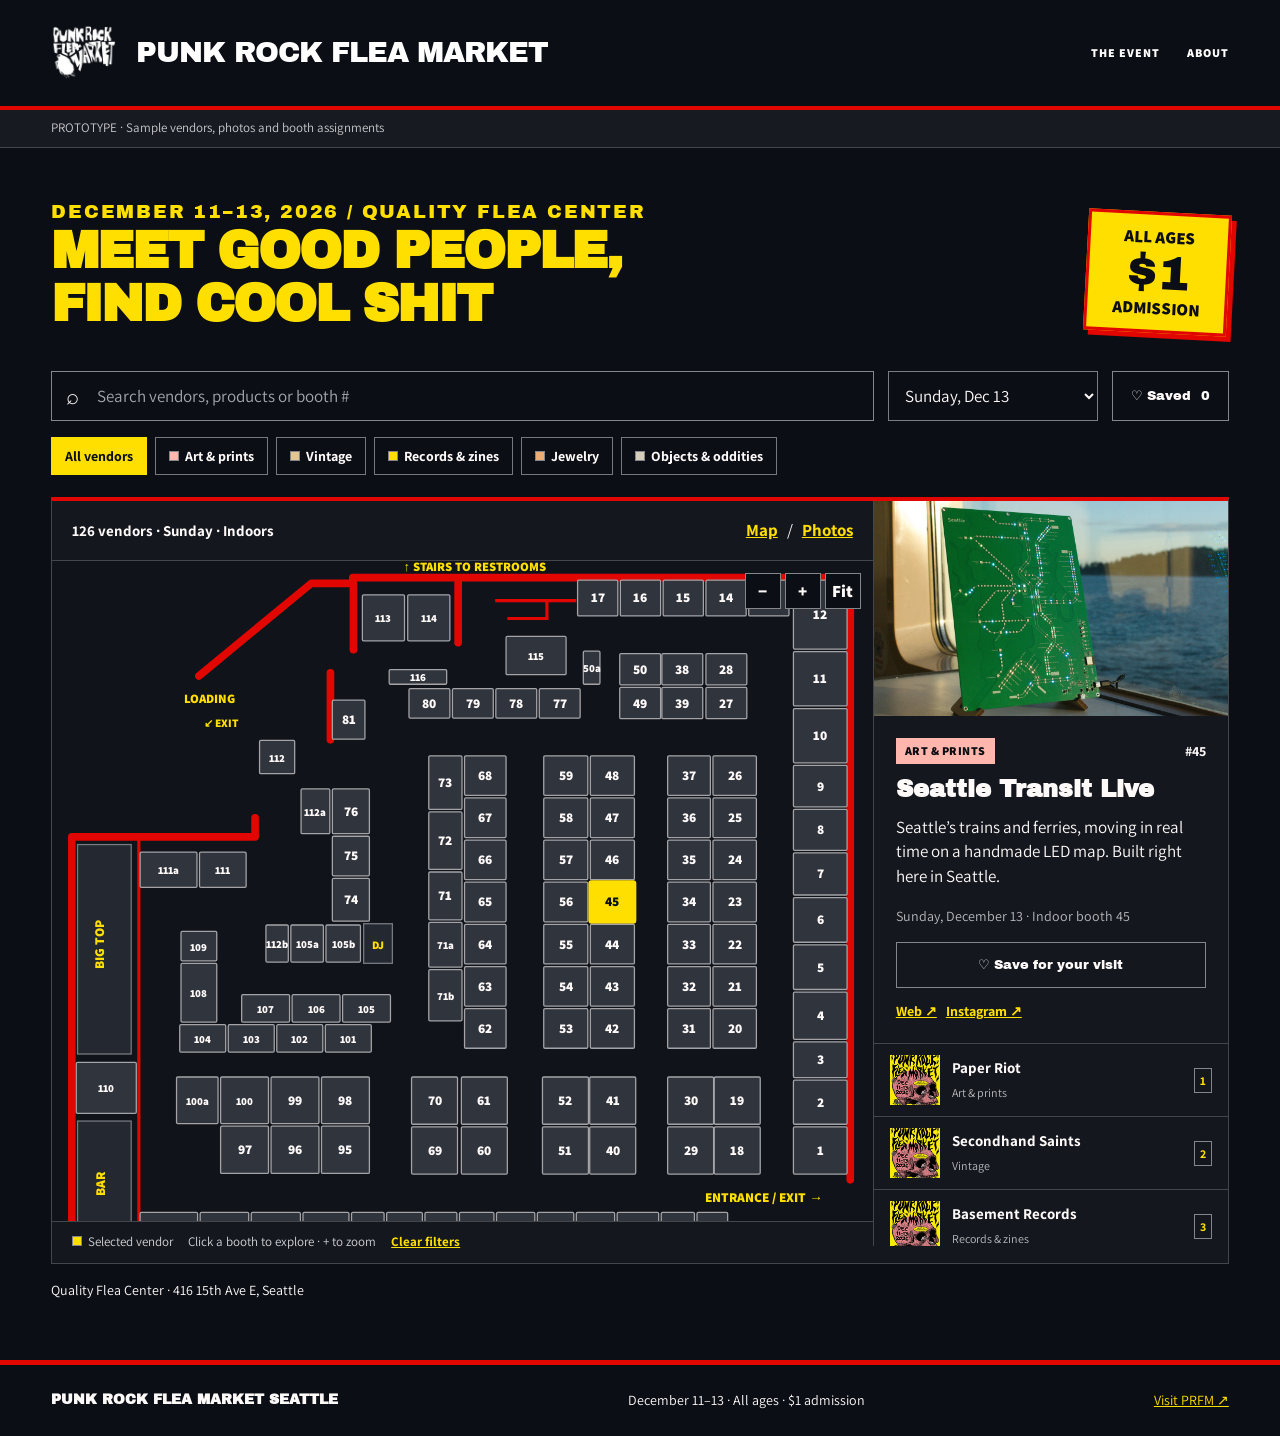
<file: index.html>
<!doctype html><html lang="en"><head><meta charset="utf-8"><meta name="viewport" content="width=device-width, initial-scale=1"><meta name="description" content="Explore the Punk Rock Flea Market indoor vendor map. Local prototype."><title>Explore the market · PRFM</title><link rel="icon" href="assets/prfm-logo.png"><link rel="stylesheet" href="styles.css"><script src="data.js" defer></script><script src="app.js" defer></script></head><body data-page="public">
<header class="topbar"><a class="brand" href="index.html"><img src="assets/prfm-logo.png" alt="PRFM"><span>PUNK ROCK FLEA MARKET</span></a><nav aria-label="Main"><a href="https://www.punkrockfleamarketseattle.com/pages/upcoming-seattle">The event</a><a href="https://www.punkrockfleamarketseattle.com/pages/about">About</a></nav></header><div class="demo-bar"><span>PROTOTYPE · Sample vendors, photos and booth assignments</span></div><main class="wrap"><section class="hero public-hero"><div><p class="eyebrow">December 11–13, 2026 / Quality Flea Center</p><h1>Meet Good People,<br>Find Cool Shit</h1></div><div class="date-stamp">ALL AGES<strong>$1</strong>ADMISSION</div></section><div class="search-row"><div class="search-wrap"><span aria-hidden="true">⌕</span><input type="search" id="search" aria-label="Search vendors, products or booth numbers" placeholder="Search vendors, products or booth #"></div><select id="market-day" aria-label="Market day"><option value="sunday">Sunday, Dec 13</option><option value="saturday">Saturday, Dec 12</option><option value="friday">Friday, Dec 11</option></select><button id="saved-filter" class="button secondary saved-toggle" aria-pressed="false">♡ Saved <span id="saved-count">0</span></button></div><div class="filters" id="filters" role="group" aria-label="Vendor categories"></div><section class="explorer" aria-label="Vendor explorer"><div class="explorer-main"><div class="explorer-head"><strong id="result-count" aria-live="polite"></strong><div class="actions"><button id="map-view" class="inline-link" aria-pressed="true">Map</button><span>/</span><button id="list-view" class="inline-link" aria-pressed="false">Photos</button></div></div><div id="map-view-pane"><div class="map-shell"><div class="map-toolbar"><button data-zoom="out" aria-label="Zoom out">−</button><button data-zoom="in" aria-label="Zoom in">+</button><button data-zoom="reset" aria-label="Reset map zoom">Fit</button></div><div class="map-scroll" id="map-scroll"><svg id="floor-map" class="map-art" viewBox="60 170 1285 1100" role="group" aria-label="Interactive indoor vendor map"></svg></div><div id="map-hover" class="map-hover"></div></div></div><div class="list-view" id="list-view-pane" hidden></div><div class="map-caption"><span><i class="dot you"></i>Selected vendor</span><span>Click a booth to explore · + to zoom</span><button class="inline-link" id="clear-filters">Clear filters</button></div></div><aside class="explorer-aside" aria-label="Vendor details and search results"><div id="vendor-detail"></div><div id="result-list" class="result-list" aria-label="Matching vendors"></div></aside></section><div class="public-note"><span>Quality Flea Center · 416 15th Ave E, Seattle</span></div></main><footer class="footer"><strong>PUNK ROCK FLEA MARKET SEATTLE</strong><span>December 11–13 · All ages · $1 admission</span><a href="https://www.punkrockfleamarketseattle.com">Visit PRFM ↗</a></footer><div id="toast" class="toast" role="status" hidden></div></body></html>
</file>
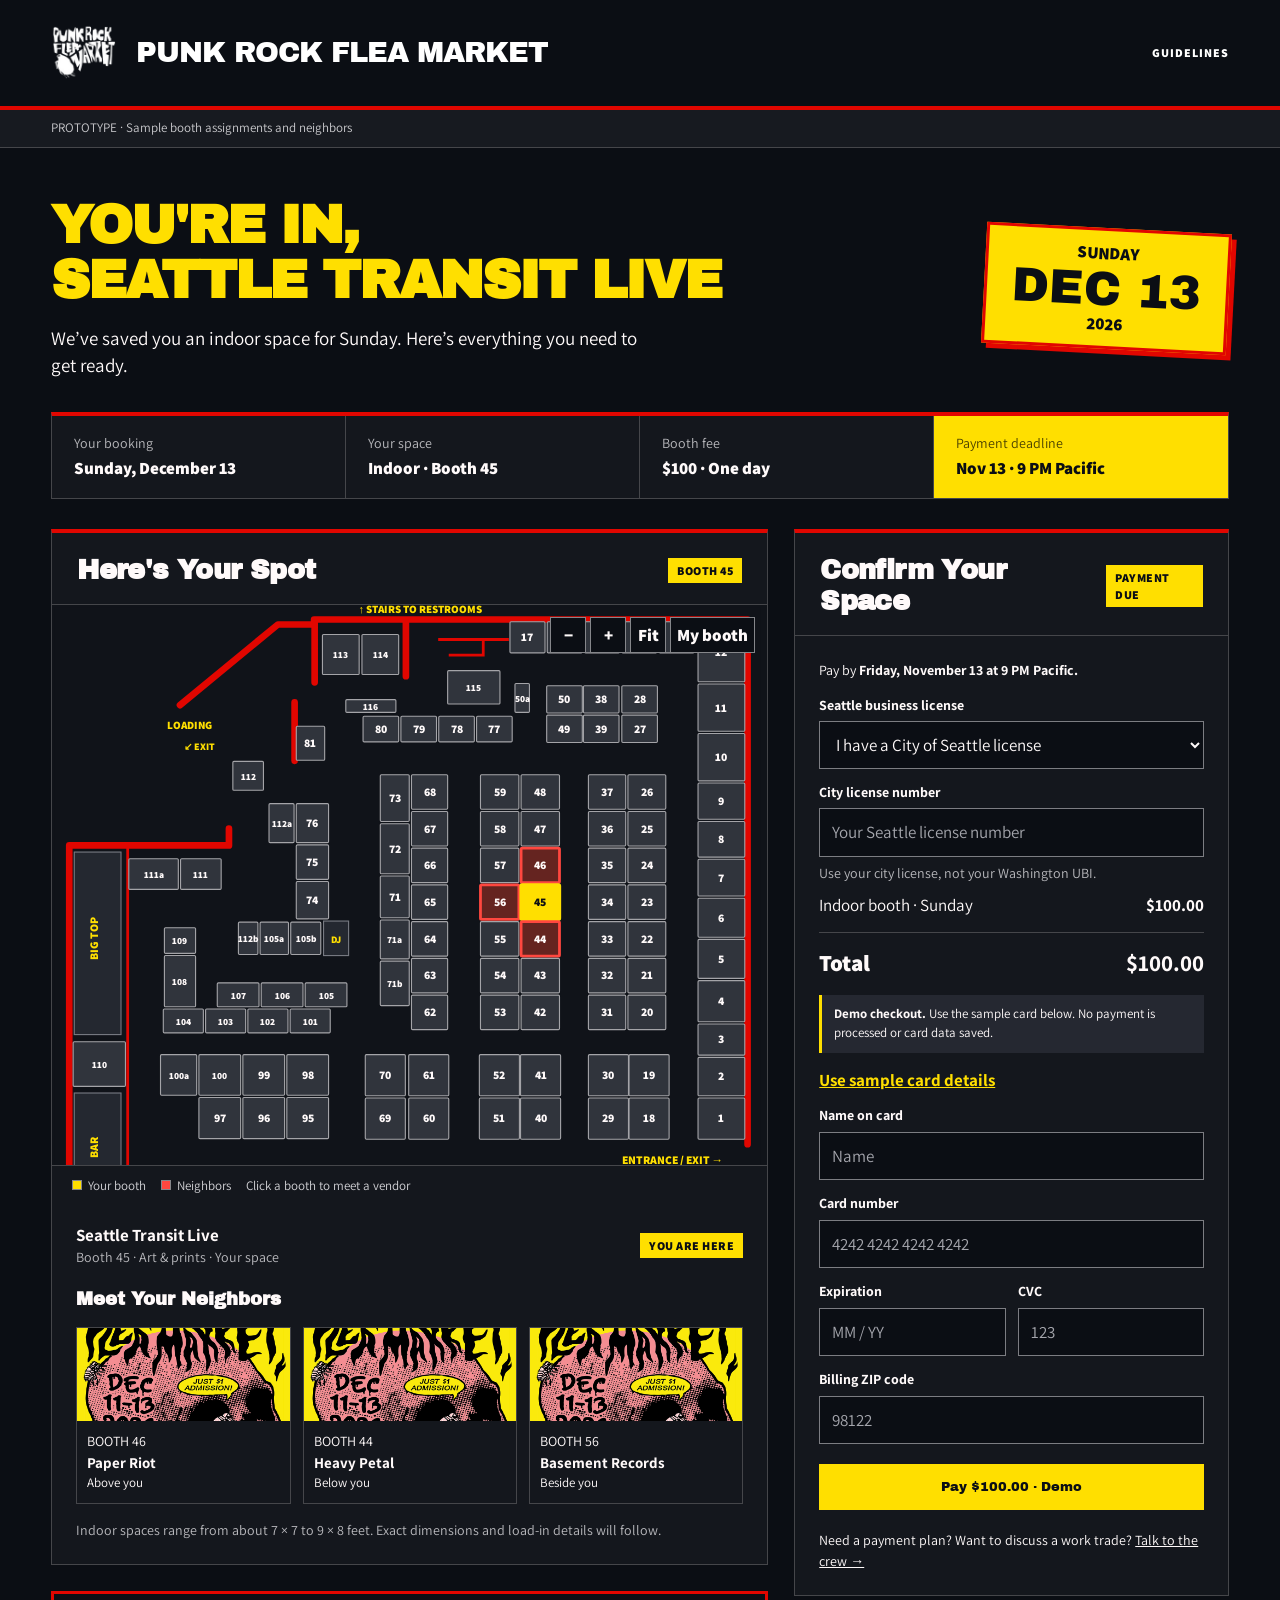
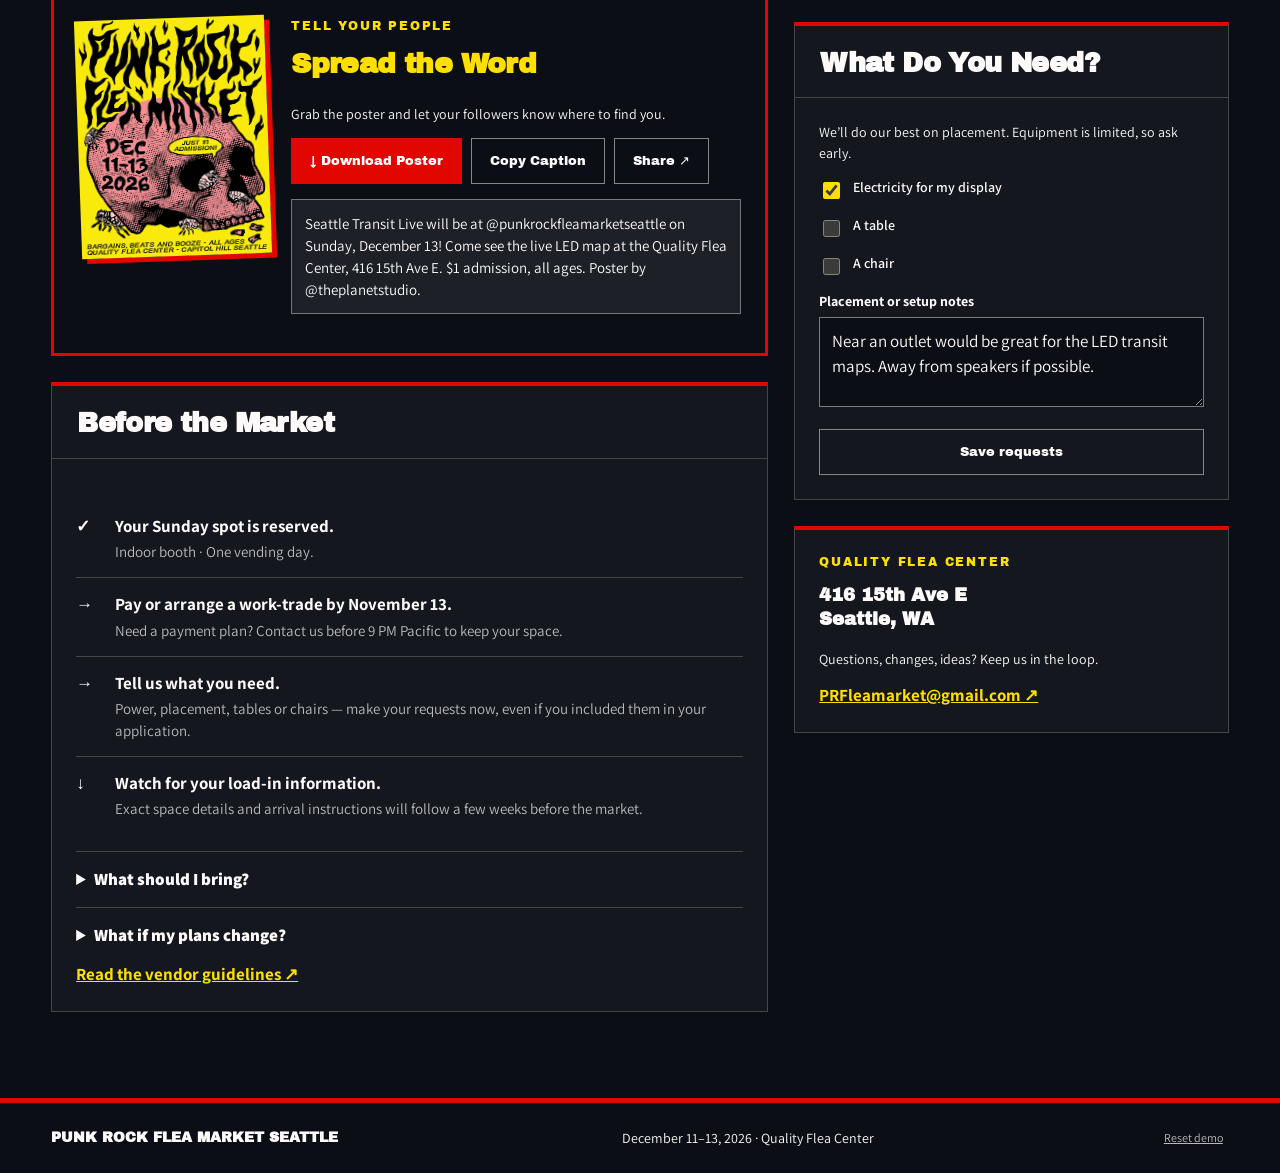
<file: vendor.html>
<!doctype html><html lang="en"><head><meta charset="utf-8"><meta name="viewport" content="width=device-width, initial-scale=1"><title>Your vendor spot · PRFM</title><link rel="icon" href="assets/prfm-logo.png"><link rel="stylesheet" href="styles.css"><script src="data.js" defer></script><script src="app.js" defer></script></head><body data-page="vendor">
<header class="topbar"><a class="brand" href="https://www.punkrockfleamarketseattle.com"><img src="assets/prfm-logo.png" alt="PRFM"><span>PUNK ROCK FLEA MARKET</span></a><nav aria-label="Main"><a href="https://www.punkrockfleamarketseattle.com/pages/guidelines">Guidelines</a></nav></header>
<div class="demo-bar"><span>PROTOTYPE · Sample booth assignments and neighbors</span></div>
<main class="wrap"><section class="hero"><div><h1>You're In,<br>Seattle Transit Live</h1><p>We’ve saved you an indoor space for Sunday. Here’s everything you need to get ready.</p></div><div class="date-stamp">SUNDAY<strong>DEC 13</strong>2026</div></section>
<div class="summary"><div><small>Your booking</small><strong>Sunday, December 13</strong></div><div><small>Your space</small><strong>Indoor · Booth 45</strong></div><div><small>Booth fee</small><strong>$100 · One day</strong></div><div class="yellow"><small>Payment deadline</small><strong>Nov 13 · 9 PM Pacific</strong></div></div>
<div class="grid"><div class="left">
<section class="panel"><div class="panel-head"><h2>Here's Your Spot</h2><span class="tag">Booth 45</span></div><div class="map-shell"><div class="map-toolbar"><button data-zoom="out" aria-label="Zoom out">−</button><button data-zoom="in" aria-label="Zoom in">+</button><button data-zoom="reset" aria-label="Reset map zoom">Fit</button><button id="find-mine">My booth</button></div><div class="map-scroll" id="map-scroll"><svg id="floor-map" class="map-art" viewBox="60 170 1285 1100" role="group" aria-label="Interactive indoor floor plan"></svg></div><div class="map-hover" id="map-hover"></div></div><div class="map-caption"><span><i class="dot you"></i>Your booth</span><span><i class="dot neighbor"></i>Neighbors</span><span>Click a booth to meet a vendor</span></div><div class="panel-body" style="padding-top:16px"><div id="vendor-selection"></div><h3 style="margin:20px 0 0">Meet Your Neighbors</h3><div class="neighbors" id="neighbors"></div><p class="small muted" style="margin:16px 0 0">Indoor spaces range from about 7 × 7 to 9 × 8 feet. Exact dimensions and load-in details will follow.</p></div></section>
<section class="panel poster-panel" id="share"><a href="assets/poster.png" download="PRFM-December-2026.png" aria-label="Download December PRFM poster"><img src="assets/poster.png" alt="PRFM December 11–13, 2026 poster: pink skull on bright yellow, one dollar admission"></a><div><p class="eyebrow">Tell Your People</p><h2>Spread the Word</h2><p class="small">Grab the poster and let your followers know where to find you.</p><div class="actions"><a class="button" href="assets/poster.png" download="PRFM-December-2026.png">↓ Download Poster</a><button class="button secondary" id="copy-caption">Copy Caption</button><button class="button secondary" id="share-poster">Share ↗</button></div><div class="caption" id="share-caption">Seattle Transit Live will be at @punkrockfleamarketseattle on Sunday, December 13! Come see the live LED map at the Quality Flea Center, 416 15th Ave E. $1 admission, all ages. Poster by @theplanetstudio.</div></div></section>
<section class="panel"><div class="panel-head"><h2>Before the Market</h2></div><div class="panel-body"><ul class="checklist"><li><b>✓</b><div><strong>Your Sunday spot is reserved.</strong><p>Indoor booth · One vending day.</p></div></li><li><b>→</b><div><strong>Pay or arrange a work-trade by November 13.</strong><p>Need a payment plan? Contact us before 9 PM Pacific to keep your space.</p></div></li><li><b>→</b><div><strong>Tell us what you need.</strong><p>Power, placement, tables or chairs — make your requests now, even if you included them in your application.</p></div></li><li><b>↓</b><div><strong>Watch for your load-in information.</strong><p>Exact space details and arrival instructions will follow a few weeks before the market.</p></div></li></ul><details><summary>What should I bring?</summary><p>Bring your display and supplies. If you need electricity, request it now and bring your own extension cords and power strips. Tables and chairs are limited and available first-come, first-served.</p></details><details><summary>What if my plans change?</summary><p>Let the crew know right away if your setup changes or you can’t make it. Only pay for your approved day.</p></details><a href="https://www.punkrockfleamarketseattle.com/pages/guidelines" class="inline-link" target="_blank" rel="noopener">Read the vendor guidelines ↗</a></div></section>
</div><div class="right"><section class="panel payment-panel" id="payment"><div class="panel-head"><h2>Confirm Your Space</h2><span class="tag" id="payment-status">Payment due</span></div><div class="panel-body"><div id="pay-pane"><form class="checkout" id="payment-form" autocomplete="off"><p class="small">Pay by <strong>Friday, November 13 at 9 PM Pacific.</strong></p><label for="license">Seattle business license</label><select id="license"><option value="existing">I have a City of Seattle license</option><option value="daily">Add a one-day license fee · $10</option></select><div id="license-field"><label for="license-number">City license number</label><input id="license-number" placeholder="Your Seattle license number" required><p class="small muted" style="margin:6px 0">Use your city license, not your Washington UBI.</p></div><div class="price-line"><span>Indoor booth · Sunday</span><strong>$100.00</strong></div><div class="price-line" id="license-price" hidden><span>One-day license fee</span><strong>$10.00</strong></div><div class="price-line total"><span>Total</span><strong id="total">$100.00</strong></div><div class="payment-note"><strong>Demo checkout.</strong> Use the sample card below. No payment is processed or card data saved.</div><button type="button" class="inline-link" id="fill-card">Use sample card details</button><label for="card-name">Name on card</label><input id="card-name" placeholder="Name" required autocomplete="off"><label for="card-number">Card number</label><input id="card-number" inputmode="numeric" placeholder="4242 4242 4242 4242" pattern="[0-9 ]{16,23}" required autocomplete="off"><div class="two"><div><label for="expiry">Expiration</label><input id="expiry" placeholder="MM / YY" required pattern="[0-9]{2}\s*/\s*[0-9]{2}" autocomplete="off"></div><div><label for="cvc">CVC</label><input id="cvc" placeholder="123" pattern="[0-9]{3,4}" inputmode="numeric" required autocomplete="off"></div></div><label for="zip">Billing ZIP code</label><input id="zip" placeholder="98122" pattern="[0-9]{5}(-[0-9]{4})?" required autocomplete="off"><button class="button accent full" id="pay-button" style="margin-top:20px">Pay $100.00 · Demo</button><div class="status" id="pay-result" role="status"></div></form></div><p class="small" style="margin:20px 0 0">Need a payment plan? Want to discuss a work trade? <a href="mailto:PRFleamarket@gmail.com?subject=December%20vendor%20payment%20options">Talk to the crew →</a></p></div></section>
<section class="panel"><div class="panel-head"><h2>What Do You Need?</h2></div><form class="panel-body request-form" id="requests"><p class="small">We’ll do our best on placement. Equipment is limited, so ask early.</p><label class="checkline"><input type="checkbox" id="power" checked>Electricity for my display</label><label class="checkline"><input type="checkbox" id="table">A table</label><label class="checkline"><input type="checkbox" id="chair">A chair</label><label for="placement">Placement or setup notes</label><textarea id="placement">Near an outlet would be great for the LED transit maps. Away from speakers if possible.</textarea><button class="button secondary full" style="margin-top:15px">Save requests</button><div class="status" id="request-result" role="status"></div></form></section>
<section class="panel"><div class="panel-body"><p class="eyebrow">Quality Flea Center</p><h3>416 15th Ave E<br>Seattle, WA</h3><p class="small">Questions, changes, ideas? Keep us in the loop.</p><a href="mailto:PRFleamarket@gmail.com" class="inline-link">PRFleamarket@gmail.com ↗</a></div></section>
</div></div></main><footer class="footer"><strong>PUNK ROCK FLEA MARKET SEATTLE</strong><span>December 11–13, 2026 · Quality Flea Center</span><button class="demo-reset" id="reset-demo">Reset demo</button></footer><div id="toast" class="toast" role="status" hidden></div></body></html>
</file>
<file: styles.css>
@import url('https://fonts.googleapis.com/css2?family=Archivo+Black&family=Assistant:wght@400;500;600;700;800&display=swap');
:root{--ink:#0c0e15;--paper:#f6f3eb;--yellow:#fff12a;--pink:#f39bac;--line:#d5d1c6;--muted:#66645f}*{box-sizing:border-box}html{scroll-behavior:smooth}body{margin:0;background:var(--paper);color:var(--ink);font-family:'Assistant',Arial,sans-serif;font-size:17px;line-height:1.45}button,input,select,textarea{font:inherit}button,a,input,select,textarea{-webkit-tap-highlight-color:transparent}button,a{touch-action:manipulation}a{color:inherit}button{cursor:pointer}button:disabled{cursor:default;opacity:.5}button:focus-visible,a:focus-visible,input:focus-visible,textarea:focus-visible,select:focus-visible{outline:3px solid #3863ca;outline-offset:4px}h1,h2,h3,.display,.button,.pill,.eyebrow{font-family:'Archivo Black','Arial Black',sans-serif}h1,h2,h3,p{margin-top:0}h1{font-size:clamp(36px,4.2vw,66px);line-height:1.03;letter-spacing:-2px;margin-bottom:16px;text-transform:uppercase}h2{font-size:27px;line-height:1.16;letter-spacing:-.6px}h3{font-size:18px;line-height:1.3}small,.small{font-size:14px}.muted{color:var(--muted)}.eyebrow{font-size:12px;letter-spacing:1.8px;text-transform:uppercase;margin-bottom:13px}.topbar{background:var(--ink);color:white;border-bottom:4px solid #f32325;padding:20px 4%;display:flex;align-items:center;justify-content:space-between;gap:25px}.brand{display:flex;gap:20px;align-items:center;text-decoration:none}.brand img{width:65px;height:66px;object-fit:contain}.brand span{font:clamp(18px,2.25vw,34px)/1 'Archivo Black','Arial Black',sans-serif;letter-spacing:-1px}.topbar nav{display:flex;gap:27px;align-items:center;font-size:12px;font-weight:800;letter-spacing:1px;text-transform:uppercase}.topbar nav a{text-decoration:none}.topbar nav a:hover{text-decoration:underline}.demo-bar{padding:9px 4%;font-size:13px;background:#e6e2d8;display:flex;justify-content:space-between;gap:12px}.demo-bar a{font-weight:800}.wrap{max-width:1440px;margin:auto;padding:38px 4% 60px}.hero{display:flex;justify-content:space-between;align-items:center;gap:30px;margin:12px 0 32px}.hero p{max-width:610px;margin-bottom:0;font-size:19px}.date-stamp{flex-shrink:0;border:3px solid var(--ink);padding:13px 25px;text-align:center;transform:rotate(3deg);background:var(--yellow);box-shadow:5px 5px 0 var(--ink);font-weight:800;line-height:1.1}.date-stamp strong{font:48px 'Archivo Black',sans-serif;display:block}.summary{display:grid;grid-template-columns:repeat(4,1fr);border:1.5px solid var(--ink);margin-bottom:30px;background:#fffdf8}.summary>div{padding:17px 22px;border-right:1px solid var(--ink)}.summary>div:last-child{border:0}.summary small{display:block;color:var(--muted);margin-bottom:3px}.summary strong{font-weight:800}.yellow{background:var(--yellow)}.grid{display:grid;grid-template-columns:minmax(0,1.65fr) minmax(340px,1fr);gap:26px}.panel{background:#fffdf8;border:1.5px solid var(--ink);margin-bottom:26px}.panel-head{padding:22px 25px 18px;display:flex;justify-content:space-between;align-items:center;gap:14px;border-bottom:1px solid var(--line)}.panel-head h2{margin:0}.panel-body{padding:24px}.tag{display:inline-block;background:var(--yellow);padding:4px 9px;font-size:12px;font-weight:800;text-transform:uppercase;letter-spacing:.5px}.button{display:inline-flex;align-items:center;justify-content:center;gap:10px;text-decoration:none;border:1.5px solid var(--ink);background:var(--ink);color:white;padding:13px 18px;font-size:13px;line-height:1.4}.button:hover{background:#333744}.button.secondary{color:var(--ink);background:transparent}.button.secondary:hover{background:#ebe7dc}.button.accent{background:var(--yellow);color:var(--ink)}.button.full{width:100%}.actions{display:flex;gap:9px;flex-wrap:wrap}.inline-link{background:none;border:none;text-decoration:underline;padding:0;font-weight:700}.map-shell{position:relative;background:#eeece3;overflow:hidden}.map-scroll{height:560px;overflow:auto;overscroll-behavior:contain}.map-art{width:100%;min-width:480px;display:block;transition:width .15s;touch-action:pan-x pan-y}.map-art text{font-family:'Assistant',Arial,sans-serif;pointer-events:none}.booth rect{stroke:var(--ink);stroke-width:2;rx:2}.booth text{font-size:21px;font-weight:800;fill:#161616}.booth{cursor:pointer;transition:opacity .15s}.booth:hover rect,.booth:focus rect{stroke-width:6;stroke:#111}.booth.selected rect{fill:var(--yellow)!important;stroke-width:6}.booth.dim{opacity:.14}.booth.near rect{stroke:#dd2470;stroke-width:5}.map-toolbar{position:absolute;right:12px;top:12px;display:flex;gap:4px;z-index:2}.map-toolbar button{background:#fffdf8;border:1px solid #111;min-width:36px;height:36px;font-weight:800}.map-caption{display:flex;gap:15px;align-items:center;flex-wrap:wrap;padding:11px 20px;font-size:13px;border-top:1px solid var(--line)}.dot{display:inline-block;width:10px;height:10px;border:1px solid var(--ink);margin-right:6px}.dot.you{background:var(--yellow)}.dot.neighbor{background:var(--pink)}.map-hover{position:absolute;bottom:15px;left:15px;max-width:80%;background:var(--ink);color:white;padding:8px 12px;font-size:13px;pointer-events:none;display:none}.neighbors{display:grid;grid-template-columns:repeat(3,1fr);gap:12px;margin-top:16px}.neighbor-card{padding:0;border:1px solid var(--line);background:transparent;text-align:left}.neighbor-card img{width:100%;height:93px;object-fit:cover;display:block}.neighbor-card div{padding:10px;font-size:13px}.neighbor-card strong{display:block;font-size:15px}.detail-photo{width:100%;height:215px;object-fit:cover;display:block}.detail-body{padding:22px}.detail-body h3{font-size:24px;margin:10px 0}.detail-body p{margin-bottom:17px}.detail-meta{display:flex;justify-content:space-between;align-items:center}.checkout label,.request-form label{display:block;font-size:14px;font-weight:700;margin:13px 0 6px}input:not([type=checkbox]):not([type=radio]),select,textarea{width:100%;padding:11px 12px;border:1px solid #99968c;border-radius:0;background:white;color:var(--ink)}textarea{resize:vertical;min-height:90px}.two{display:grid;grid-template-columns:1fr 1fr;gap:12px}.checkline{display:flex!important;align-items:flex-start;gap:10px;font-weight:600!important}.checkline input{margin-top:5px;accent-color:var(--ink);width:17px;height:17px}.price-line{display:flex;justify-content:space-between;margin:10px 0}.total{font-size:23px;font-weight:800;border-top:1px solid var(--line);padding-top:14px;margin-top:14px}.payment-note{padding:10px 12px;background:#eeeae0;font-size:13px;margin:15px 0}.status{font-size:14px;background:#e0efd9;padding:12px;margin-top:14px}.status:empty{display:none}.tabs{display:flex;border-bottom:1px solid var(--ink);margin-bottom:18px}.tabs button{flex:1;background:transparent;border:0;padding:13px 6px;font-weight:800;border-bottom:4px solid transparent}.tabs button[aria-selected=true]{border-bottom-color:var(--ink);background:var(--yellow)}[hidden]{display:none!important}.poster-panel{background:var(--pink);display:grid;grid-template-columns:190px 1fr;gap:23px;padding:24px}.poster-panel img{width:100%;box-shadow:5px 5px 0 var(--ink);transform:rotate(-2deg)}.poster-panel h2{font-size:28px}.caption{font-size:15px;background:#fff9;border:1px solid #111;padding:13px;margin:15px 0}.checklist{padding:0;list-style:none}.checklist li{padding:14px 0;border-bottom:1px solid var(--line);display:flex;gap:14px}.checklist li:last-child{border:0}.checklist b{width:25px;flex-shrink:0}.checklist strong{display:block}.checklist p{font-size:15px;color:var(--muted);margin:3px 0 0}details{border-top:1px solid var(--line);padding:15px 0}summary{cursor:pointer;font-weight:800}details p{margin:12px 0 0;font-size:15px}.footer{border-top:2px solid var(--ink);padding:25px 4%;display:flex;justify-content:space-between;font-size:14px}.footer strong{font-family:'Archivo Black',sans-serif}.public-hero{margin-bottom:24px}.public-hero h1{font-size:clamp(38px,4vw,61px)}.search-row{display:flex;gap:14px;margin-bottom:16px}.search-wrap{position:relative;flex:1}.search-wrap span{position:absolute;left:15px;top:10px;font-size:22px}.search-wrap input{padding-left:45px!important;height:50px;border:1.5px solid var(--ink)!important}.search-row select{width:210px!important}.filters{display:flex;gap:8px;flex-wrap:wrap;margin-bottom:22px}.chip{background:transparent;border:1px solid #aca89d;padding:8px 13px;font-size:14px;font-weight:700;white-space:nowrap}.chip[aria-pressed=true]{background:var(--ink);color:white;border-color:var(--ink)}.explorer{display:grid;grid-template-columns:minmax(0,1fr) 355px;border:1.5px solid var(--ink);background:#fffdf8}.explorer-main{min-width:0}.explorer .map-scroll{height:660px}.explorer-aside{border-left:1px solid var(--ink);max-height:745px;overflow:auto}.explorer-head{display:flex;align-items:center;justify-content:space-between;padding:15px 20px;border-bottom:1px solid var(--line);min-height:60px}.explorer-head strong{font-size:15px}.result-list{max-height:280px;overflow:auto;border-top:1px solid var(--line)}.result{width:100%;border:0;border-bottom:1px solid var(--line);padding:11px 16px;display:flex;align-items:center;gap:12px;background:transparent;text-align:left}.result:hover,.result.active{background:#f4efdc}.result img{width:50px;height:50px;object-fit:cover}.result span{flex:1;min-width:0}.result strong{font-size:15px;display:block}.result small{color:var(--muted);font-size:12px}.result b{border:1px solid #aaa;padding:3px 5px;font-size:12px}.empty{padding:24px;font-size:16px}.saved-toggle{white-space:nowrap}.toast{position:fixed;bottom:24px;left:50%;transform:translateX(-50%);background:var(--ink);color:white;border:1px solid white;padding:13px 22px;z-index:10;max-width:90vw;box-shadow:3px 3px 0 var(--pink)}.public-note{display:flex;justify-content:space-between;font-size:14px;gap:15px;margin-top:16px}.list-view{display:grid;grid-template-columns:repeat(3,1fr);gap:18px;padding:20px;max-height:660px;overflow:auto}.list-card{border:1px solid var(--line);background:transparent;padding:0;text-align:left}.list-card img{width:100%;height:140px;object-fit:cover}.list-card div{padding:12px}.list-card strong{display:block}.source-link{font-size:12px}.demo-reset{font-size:12px;border:0;background:none;text-decoration:underline}.feature-strip{background:var(--yellow);padding:13px 20px;display:flex;gap:18px;font-weight:800;font-size:15px}.photo-fallback{object-fit:contain;background:#eee8d6} @media(min-width:1600px){.wrap{max-width:1600px}.map-scroll{height:630px}}@media(max-width:1050px){.topbar nav{gap:12px}.brand span{font-size:23px}.grid{grid-template-columns:minmax(0,1.4fr) minmax(310px,1fr)}.poster-panel{grid-template-columns:120px 1fr;padding:18px;gap:17px}.explorer{grid-template-columns:minmax(0,1fr) 300px}.map-scroll{height:500px}.list-view{grid-template-columns:repeat(2,1fr)}}@media(max-width:760px){.topbar{padding:14px 5%;gap:15px}.brand img{width:43px;height:46px}.brand{gap:10px}.brand span{font-size:18px;max-width:210px;line-height:1.1}.topbar nav a:not(.keep){display:none}.topbar nav{font-size:10px}.demo-bar{font-size:11px}.wrap{padding:22px 5% 35px}.hero{gap:15px;margin-top:8px}.hero h1{letter-spacing:-1px}.hero p{font-size:16px}.date-stamp{padding:9px 12px;font-size:12px}.date-stamp strong{font-size:31px}.summary{grid-template-columns:1fr 1fr}.summary>div{padding:12px 14px;border-bottom:1px solid var(--ink)}.summary>div:nth-child(2){border-right:0}.summary>div:nth-child(3){border-bottom:0}.grid{display:flex;flex-direction:column}.grid>.right{display:contents}.payment-panel{order:-1}.panel-head{padding:18px}.panel-body{padding:18px}.panel-head h2{font-size:23px}.map-scroll{height:450px}.neighbors{gap:7px}.neighbor-card div{padding:7px;font-size:12px}.neighbor-card strong{font-size:13px}.poster-panel{grid-template-columns:110px 1fr}.poster-panel h2{font-size:23px}.poster-panel .actions{gap:6px}.button{font-size:12px;padding:11px 13px}.search-row{flex-wrap:wrap}.search-wrap{flex-basis:100%}.search-row select{width:auto!important;flex:1}.filters{gap:6px}.chip{font-size:12px;padding:7px 10px}.explorer{display:block}.explorer .map-scroll{height:490px}.explorer-aside{border-left:0;border-top:1px solid var(--ink);max-height:none;display:grid;grid-template-columns:1fr 1fr}.detail-photo{height:165px}.detail-body{padding:15px}.detail-body h3{font-size:20px}.detail-body p{font-size:15px}.result-list{max-height:440px;border-left:1px solid var(--line);border-top:0}.result{padding:10px;gap:7px}.result img{width:35px;height:35px}.result strong{font-size:13px}.result b{font-size:10px}.public-note{flex-direction:column;gap:6px}.footer{gap:15px;flex-direction:column}.list-view{grid-template-columns:repeat(2,1fr)}.feature-strip{font-size:12px;gap:10px}.poster-panel .caption{font-size:13px}}@media(prefers-reduced-motion:reduce){html{scroll-behavior:auto}*{transition:none!important}}

/* PRFM palette: near-black surfaces, white type, red rules and yellow accents. */
:root{color-scheme:dark;--paper:#0b0e14;--ink:#0b0e14;--yellow:#ffdf00;--red:#e10600;--pink:#ff473f;--line:#45464a;--muted:#b9b9bd;--text:#fffafa;--surface:#14171d}
body{background:var(--paper);color:var(--text)}
.topbar{background:var(--paper);border-bottom-color:var(--red)}
.demo-bar{background:#171a20;color:#c9c9cc;border-bottom:1px solid var(--line)}
.demo-bar a,.eyebrow,.inline-link,.source-link{color:var(--yellow)}
h1{color:var(--yellow)}
h2,h3{color:var(--text)}
.date-stamp{background:var(--yellow);color:var(--ink);border-color:var(--red);box-shadow:5px 5px 0 var(--red)}
.summary{background:var(--surface);border-color:var(--line);border-top:4px solid var(--red)}
.summary>div{border-right-color:var(--line)}
.yellow{background:var(--yellow);color:var(--ink)}
.summary .yellow small{color:#4b4200}
.panel{background:var(--surface);border-color:var(--line);border-top:4px solid var(--red)}
.panel-head{border-bottom-color:var(--line)}
.tag{background:var(--yellow);color:var(--ink)}
.button{background:var(--red);color:white;border-color:var(--red)}
.button:hover{background:#b80500;border-color:#ff5049}
.button.secondary{background:transparent;color:var(--text);border-color:#85868a}
.button.secondary:hover{background:#2b2e35;border-color:var(--yellow)}
.button.accent,.button.secondary.accent{background:var(--yellow);color:var(--ink);border-color:var(--yellow)}
.button.accent:hover{background:#fff071}
button:focus-visible,a:focus-visible,input:focus-visible,textarea:focus-visible,select:focus-visible{outline-color:var(--yellow)}
input:not([type=checkbox]):not([type=radio]),select,textarea{background:var(--paper);color:var(--text);border-color:#7c7d82}
input::placeholder,textarea::placeholder{color:#a5a6ad;opacity:1}
.checkline input{accent-color:var(--yellow)}
.tabs{border-bottom-color:var(--line)}
.tabs button{color:var(--text)}
.tabs button[aria-selected=true]{background:var(--yellow);color:var(--ink);border-bottom-color:var(--red)}
.payment-note{background:#252831;border-left:3px solid var(--yellow)}
.status{background:#272719;color:#fff5ac;border-left:3px solid var(--yellow)}
.poster-panel{background:var(--paper);border:3px solid var(--red)}
.poster-panel h2{color:var(--yellow)}
.poster-panel img{box-shadow:5px 5px 0 var(--red)}
.caption{background:#1d2027;border-color:#77787d;color:var(--text)}
.neighbor-card,.list-card{color:var(--text);border-color:var(--line)}
.neighbor-card:hover,.list-card:hover{background:#292c33;border-color:var(--yellow)}
.explorer{background:var(--surface);border-color:var(--line);border-top:4px solid var(--red)}
.explorer-aside{border-left-color:var(--line)}
.search-wrap input{border-color:#85868a!important}
.chip{color:var(--text);border-color:#77787d}
.chip:hover{border-color:var(--yellow)}
.chip[aria-pressed=true]{background:var(--yellow);color:var(--ink);border-color:var(--yellow)}
.result{color:var(--text)}
.result:hover{background:#262930}
.result.active{background:#352f12;box-shadow:inset 4px 0 var(--yellow)}
.result b{border-color:#85868a;color:var(--yellow)}
.map-shell{background:#101319}
.map-toolbar button{background:var(--paper);color:var(--text);border-color:#85868a}
.map-toolbar button:hover{background:var(--yellow);color:var(--ink)}
.booth rect{stroke:#a4a4a8;fill:#30343c}
.booth text{fill:#fffafa}
.booth:hover rect,.booth:focus rect{stroke:var(--yellow);stroke-width:5;fill:#48422a}
.booth.selected rect{fill:var(--yellow)!important;stroke:var(--yellow)}
.booth.selected text{fill:var(--ink)}
.booth.near rect{stroke:#ff473f;fill:#652420}
.booth.near.selected rect{stroke:var(--yellow)}
.booth.dim{opacity:.18}
.dot{border-color:#85868a}
.dot.neighbor{background:#ff473f}
.map-hover{background:var(--yellow);color:var(--ink);font-weight:700}
.map-caption{color:#d1d1d5}
.photo-fallback{background:#252831}
.footer{border-top:5px solid var(--red);background:var(--paper);color:var(--text)}
.footer a{color:var(--yellow)}
.demo-reset{color:var(--muted)}
.toast{background:var(--yellow);color:var(--ink);border-color:var(--yellow);box-shadow:4px 4px 0 var(--red)}
.feature-strip{color:var(--ink)}
@media(max-width:760px){.summary>div{border-bottom-color:var(--line)}.explorer-aside{border-top-color:var(--line)}}
</file>
